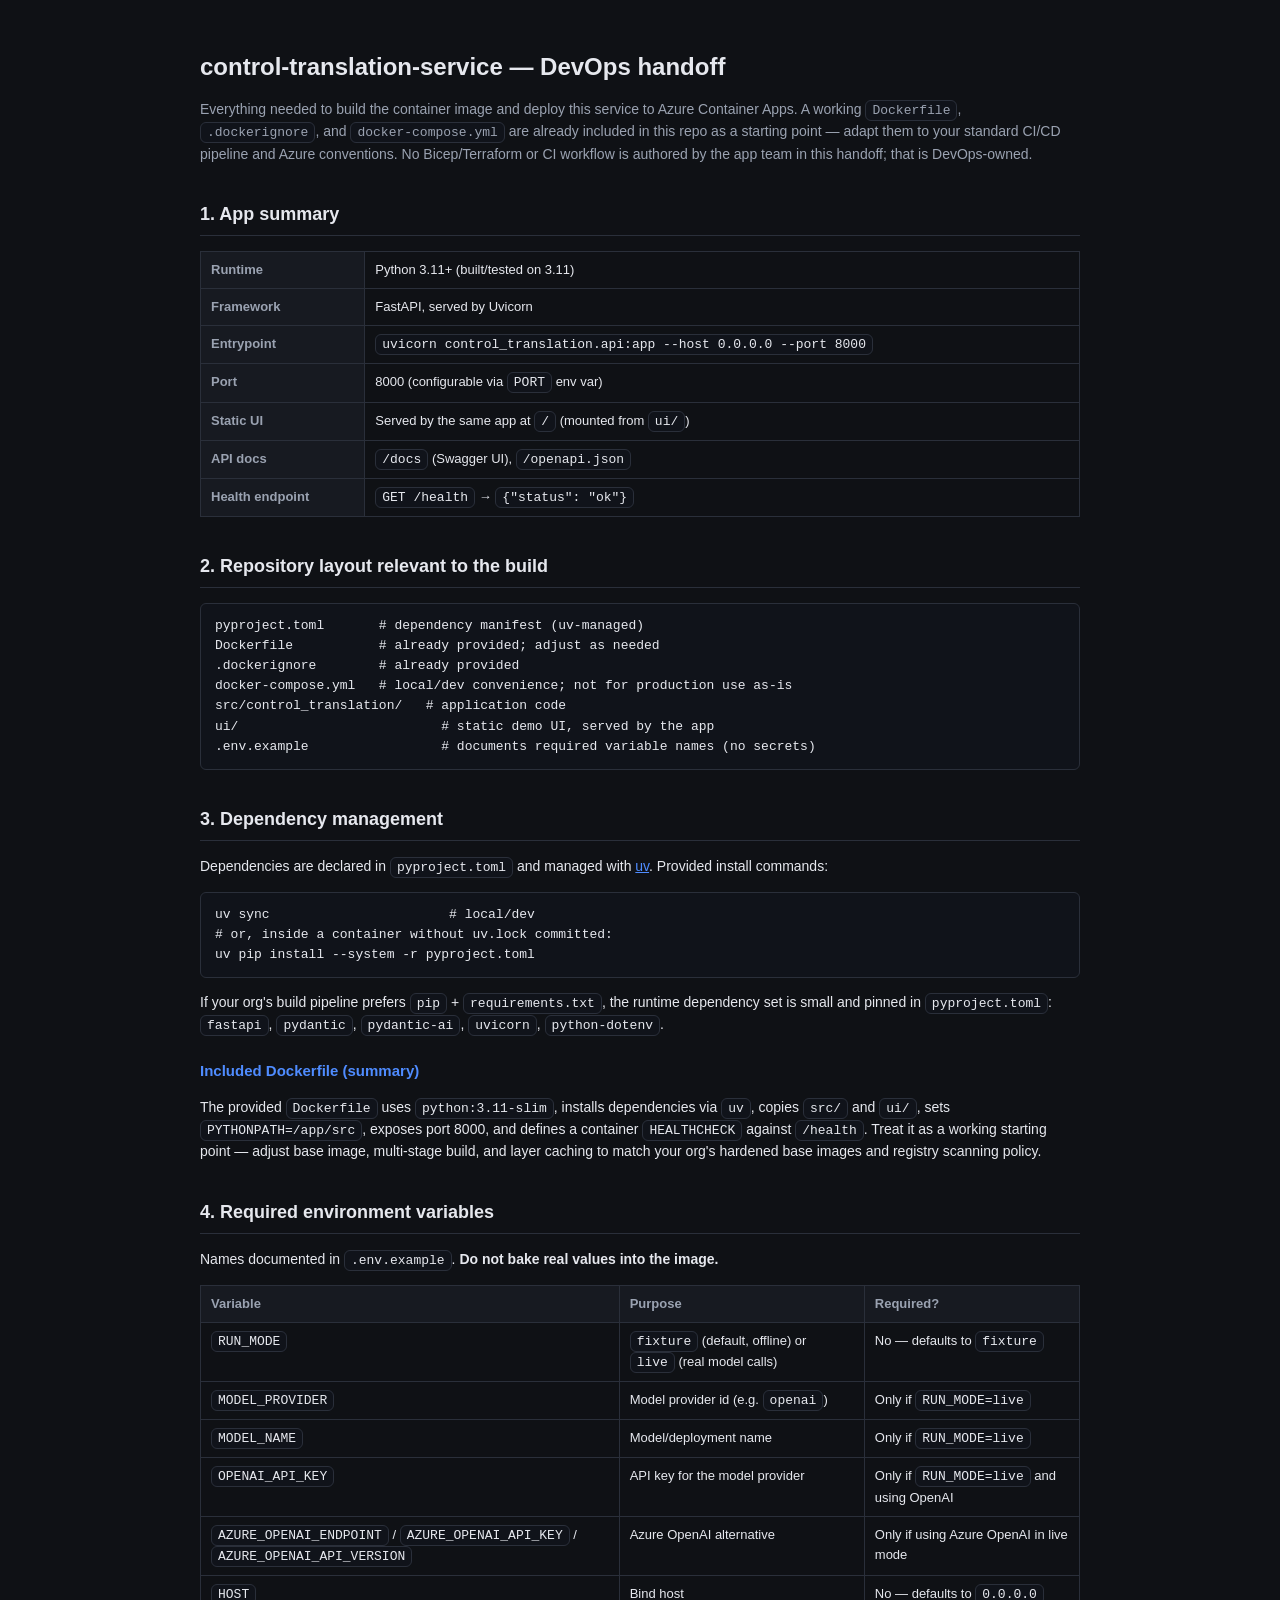
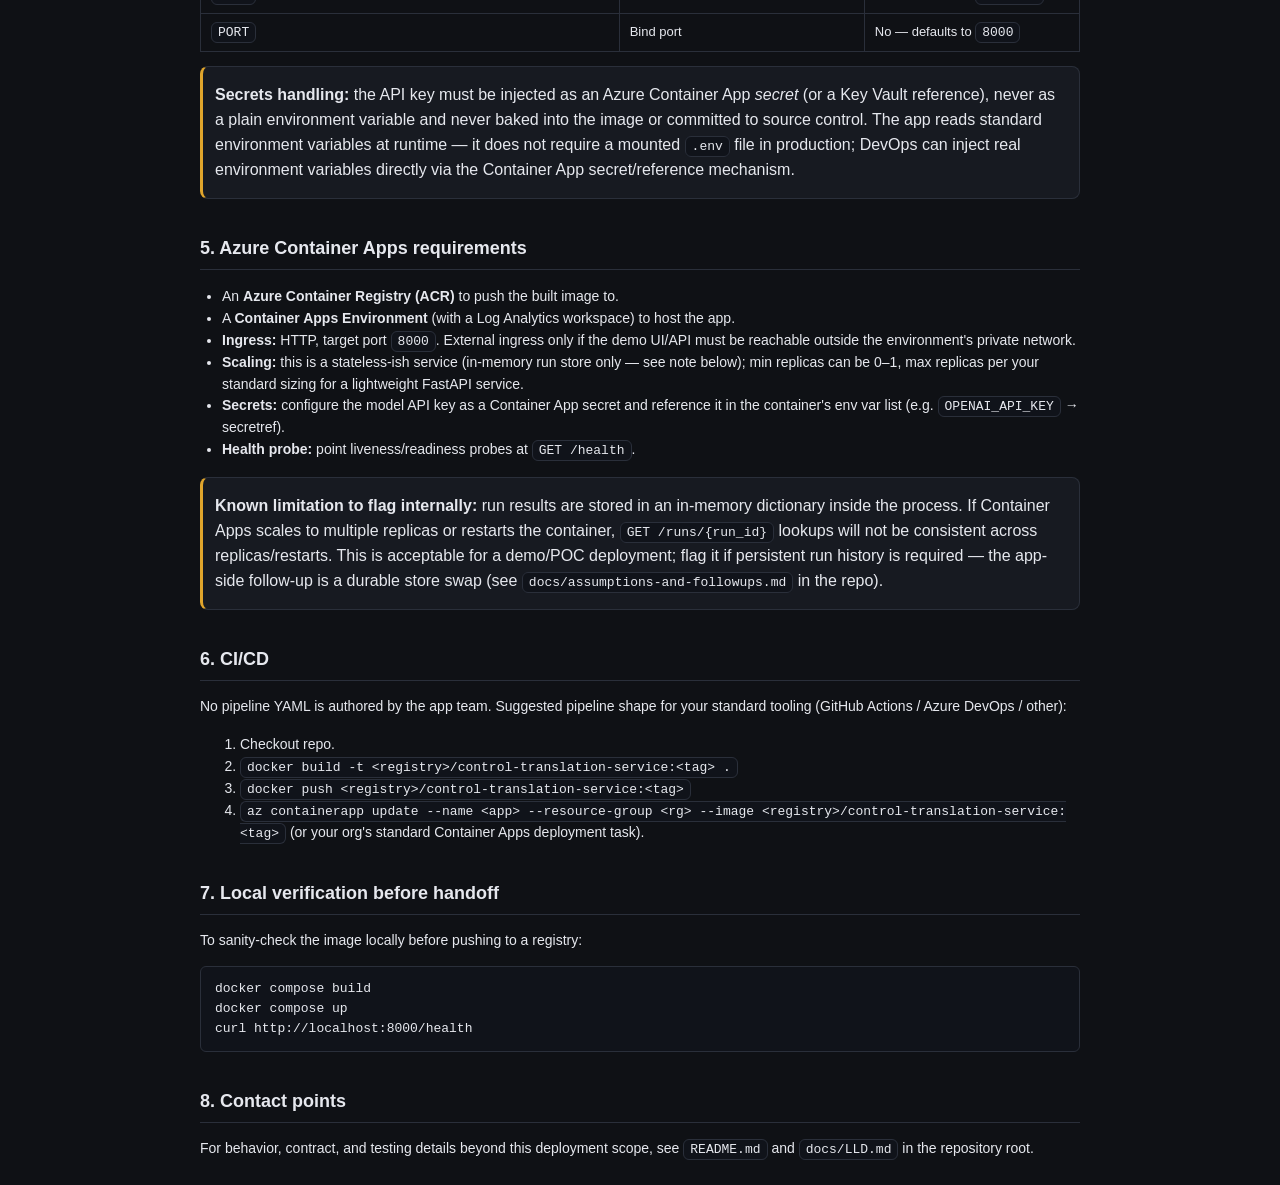
<file: deploy/DEVOPS-HANDOFF.html>
<!DOCTYPE html>
<html lang="en">
<head>
<meta charset="UTF-8" />
<meta name="viewport" content="width=device-width, initial-scale=1.0" />
<title>control-translation-service — DevOps handoff</title>
<style>
  :root {
    --bg: #0f1115; --panel: #171a21; --border: #2a2f3a; --text: #e6e8ee;
    --muted: #9aa2b1; --accent: #4f8cff; --code-bg: #10131a;
    font-family: -apple-system, Segoe UI, Roboto, Helvetica, Arial, sans-serif;
  }
  body { margin: 0; background: var(--bg); color: var(--text); padding: 32px; line-height: 1.55; }
  .wrap { max-width: 880px; margin: 0 auto; }
  h1 { font-size: 24px; margin-bottom: 4px; }
  h2 { font-size: 18px; margin-top: 36px; border-bottom: 1px solid var(--border); padding-bottom: 6px; }
  h3 { font-size: 15px; margin-top: 22px; color: var(--accent); }
  p, li { font-size: 14px; }
  .subtitle { color: var(--muted); margin-bottom: 24px; }
  code, pre { background: var(--code-bg); border: 1px solid var(--border); border-radius: 6px; }
  code { padding: 2px 6px; font-size: 13px; }
  pre { padding: 12px 14px; overflow-x: auto; font-size: 13px; }
  table { width: 100%; border-collapse: collapse; margin: 12px 0; font-size: 13px; }
  th, td { border: 1px solid var(--border); padding: 8px 10px; text-align: left; vertical-align: top; }
  th { background: var(--panel); color: var(--muted); }
  .panel { background: var(--panel); border: 1px solid var(--border); border-radius: 8px; padding: 16px; margin: 14px 0; }
  .warn { border-left: 3px solid #e0a52c; padding-left: 12px; }
  .ok { border-left: 3px solid #35c07a; padding-left: 12px; }
  ul { padding-left: 22px; }
</style>
</head>
<body>
<div class="wrap">

  <h1>control-translation-service — DevOps handoff</h1>
  <p class="subtitle">
    Everything needed to build the container image and deploy this service to
    Azure Container Apps. A working <code>Dockerfile</code>,
    <code>.dockerignore</code>, and <code>docker-compose.yml</code> are already
    included in this repo as a starting point — adapt them to your standard
    CI/CD pipeline and Azure conventions. No Bicep/Terraform or CI workflow is
    authored by the app team in this handoff; that is DevOps-owned.
  </p>

  <h2>1. App summary</h2>
  <table>
    <tr><th>Runtime</th><td>Python 3.11+ (built/tested on 3.11)</td></tr>
    <tr><th>Framework</th><td>FastAPI, served by Uvicorn</td></tr>
    <tr><th>Entrypoint</th><td><code>uvicorn control_translation.api:app --host 0.0.0.0 --port 8000</code></td></tr>
    <tr><th>Port</th><td>8000 (configurable via <code>PORT</code> env var)</td></tr>
    <tr><th>Static UI</th><td>Served by the same app at <code>/</code> (mounted from <code>ui/</code>)</td></tr>
    <tr><th>API docs</th><td><code>/docs</code> (Swagger UI), <code>/openapi.json</code></td></tr>
    <tr><th>Health endpoint</th><td><code>GET /health</code> → <code>{"status": "ok"}</code></td></tr>
  </table>

  <h2>2. Repository layout relevant to the build</h2>
  <pre>pyproject.toml       # dependency manifest (uv-managed)
Dockerfile           # already provided; adjust as needed
.dockerignore        # already provided
docker-compose.yml   # local/dev convenience; not for production use as-is
src/control_translation/   # application code
ui/                          # static demo UI, served by the app
.env.example                 # documents required variable names (no secrets)</pre>

  <h2>3. Dependency management</h2>
  <p>Dependencies are declared in <code>pyproject.toml</code> and managed with
    <a href="https://docs.astral.sh/uv/" style="color:var(--accent)">uv</a>. Provided install commands:</p>
  <pre>uv sync                       # local/dev
# or, inside a container without uv.lock committed:
uv pip install --system -r pyproject.toml</pre>
  <p>If your org's build pipeline prefers <code>pip</code> + <code>requirements.txt</code>,
    the runtime dependency set is small and pinned in <code>pyproject.toml</code>:
    <code>fastapi</code>, <code>pydantic</code>, <code>pydantic-ai</code>, <code>uvicorn</code>,
    <code>python-dotenv</code>.</p>

  <h3>Included Dockerfile (summary)</h3>
  <p>The provided <code>Dockerfile</code> uses <code>python:3.11-slim</code>, installs
    dependencies via <code>uv</code>, copies <code>src/</code> and <code>ui/</code>, sets
    <code>PYTHONPATH=/app/src</code>, exposes port 8000, and defines a container
    <code>HEALTHCHECK</code> against <code>/health</code>. Treat it as a working starting
    point — adjust base image, multi-stage build, and layer caching to match your
    org's hardened base images and registry scanning policy.</p>

  <h2>4. Required environment variables</h2>
  <p>Names documented in <code>.env.example</code>. <strong>Do not bake real values into the image.</strong></p>
  <table>
    <tr><th>Variable</th><th>Purpose</th><th>Required?</th></tr>
    <tr><td><code>RUN_MODE</code></td><td><code>fixture</code> (default, offline) or <code>live</code> (real model calls)</td><td>No — defaults to <code>fixture</code></td></tr>
    <tr><td><code>MODEL_PROVIDER</code></td><td>Model provider id (e.g. <code>openai</code>)</td><td>Only if <code>RUN_MODE=live</code></td></tr>
    <tr><td><code>MODEL_NAME</code></td><td>Model/deployment name</td><td>Only if <code>RUN_MODE=live</code></td></tr>
    <tr><td><code>OPENAI_API_KEY</code></td><td>API key for the model provider</td><td>Only if <code>RUN_MODE=live</code> and using OpenAI</td></tr>
    <tr><td><code>AZURE_OPENAI_ENDPOINT</code> / <code>AZURE_OPENAI_API_KEY</code> / <code>AZURE_OPENAI_API_VERSION</code></td><td>Azure OpenAI alternative</td><td>Only if using Azure OpenAI in live mode</td></tr>
    <tr><td><code>HOST</code></td><td>Bind host</td><td>No — defaults to <code>0.0.0.0</code></td></tr>
    <tr><td><code>PORT</code></td><td>Bind port</td><td>No — defaults to <code>8000</code></td></tr>
  </table>

  <div class="panel warn">
    <strong>Secrets handling:</strong> the API key must be injected as an Azure
    Container App <em>secret</em> (or a Key Vault reference), never as a plain
    environment variable and never baked into the image or committed to source
    control. The app reads standard environment variables at runtime — it does
    not require a mounted <code>.env</code> file in production; DevOps can inject
    real environment variables directly via the Container App secret/reference
    mechanism.
  </div>

  <h2>5. Azure Container Apps requirements</h2>
  <ul>
    <li>An <strong>Azure Container Registry (ACR)</strong> to push the built image to.</li>
    <li>A <strong>Container Apps Environment</strong> (with a Log Analytics workspace) to host the app.</li>
    <li><strong>Ingress:</strong> HTTP, target port <code>8000</code>. External ingress only if the demo UI/API must be reachable outside the environment's private network.</li>
    <li><strong>Scaling:</strong> this is a stateless-ish service (in-memory run store only — see note below); min replicas can be 0–1, max replicas per your standard sizing for a lightweight FastAPI service.</li>
    <li><strong>Secrets:</strong> configure the model API key as a Container App secret and reference it in the container's env var list (e.g. <code>OPENAI_API_KEY</code> → secretref).</li>
    <li><strong>Health probe:</strong> point liveness/readiness probes at <code>GET /health</code>.</li>
  </ul>

  <div class="panel warn">
    <strong>Known limitation to flag internally:</strong> run results are stored
    in an in-memory dictionary inside the process. If Container Apps scales to
    multiple replicas or restarts the container, <code>GET /runs/&#123;run_id&#125;</code>
    lookups will not be consistent across replicas/restarts. This is acceptable
    for a demo/POC deployment; flag it if persistent run history is required —
    the app-side follow-up is a durable store swap (see
    <code>docs/assumptions-and-followups.md</code> in the repo).
  </div>

  <h2>6. CI/CD</h2>
  <p>No pipeline YAML is authored by the app team. Suggested pipeline shape for
    your standard tooling (GitHub Actions / Azure DevOps / other):</p>
  <ol>
    <li>Checkout repo.</li>
    <li><code>docker build -t &lt;registry&gt;/control-translation-service:&lt;tag&gt; .</code></li>
    <li><code>docker push &lt;registry&gt;/control-translation-service:&lt;tag&gt;</code></li>
    <li><code>az containerapp update --name &lt;app&gt; --resource-group &lt;rg&gt; --image &lt;registry&gt;/control-translation-service:&lt;tag&gt;</code>
      (or your org's standard Container Apps deployment task).</li>
  </ol>

  <h2>7. Local verification before handoff</h2>
  <p>To sanity-check the image locally before pushing to a registry:</p>
  <pre>docker compose build
docker compose up
curl http://localhost:8000/health</pre>

  <h2>8. Contact points</h2>
  <p>For behavior, contract, and testing details beyond this deployment scope,
    see <code>README.md</code> and <code>docs/LLD.md</code> in the repository root.</p>

</div>
</body>
</html>
</file>
